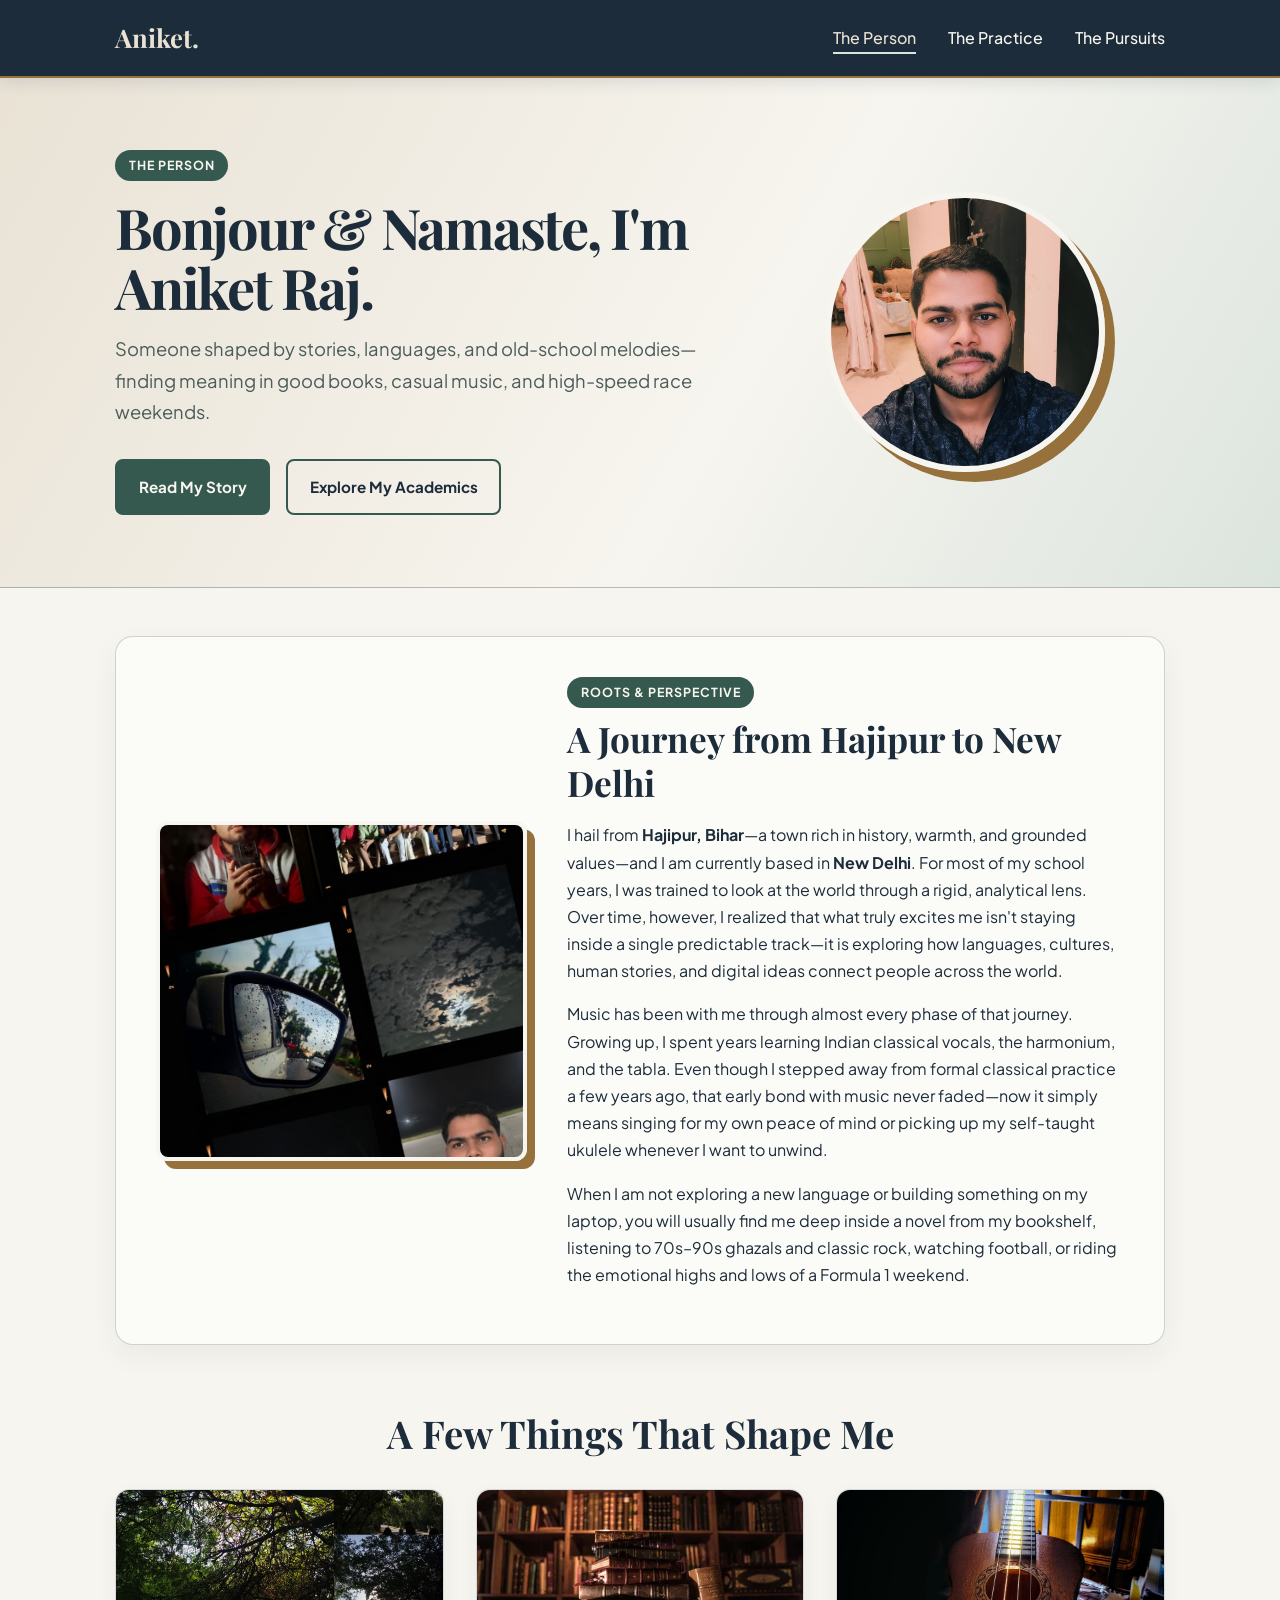
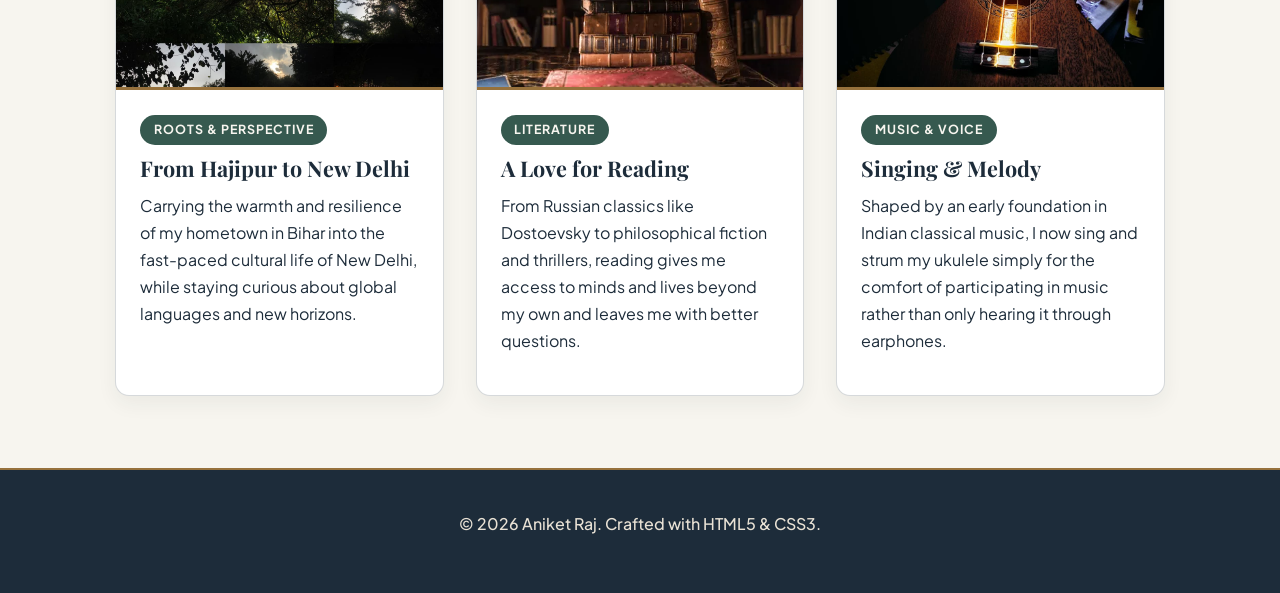
<file: index.html>
<!doctype html>
<html lang="en">
	<head>
		<meta charset="UTF-8" />
		<meta name="viewport" content="width=device-width, initial-scale=1.0" />
		<title>Aniket Raj | The Person</title>
		<link
			href="https://fonts.googleapis.com/css2?family=Playfair+Display:ital,wght@0,600;0,700;1,500&family=Plus+Jakarta+Sans:wght@400;500;600;700&display=swap"
			rel="stylesheet"
		/>
		<link rel="stylesheet" href="style.css" />
	</head>
	<body id="home-page">
		<header id="main-nav">
			<div class="nav-container">
				<a href="index.html" class="logo">Aniket<span>.</span></a>
				<nav>
					<ul class="nav-links">
						<li><a href="index.html" class="active">The Person</a></li>
						<li><a href="resume.html">The Practice</a></li>
						<li><a href="projects.html">The Pursuits</a></li>
					</ul>
				</nav>
			</div>
		</header>

		<section id="hero-section">
			<div class="container hero-wrapper">
				<div class="hero-text">
					<span class="badge">The Person</span>
					<h1>Bonjour &amp; Namaste, I'm Aniket Raj.</h1>
					<p class="hero-subtitle">
						Someone shaped by stories, languages, and old-school melodies—finding meaning in good books, casual music, and high-speed race weekends.
					</p>
					<div class="hero-buttons">
						<a href="#about-story" class="btn btn-primary">Read My Story</a>
						<a href="resume.html" class="btn btn-outline">Explore My Academics</a>
					</div>
				</div>

				<div class="hero-image-box">
					<img
						src="./Aniket Image center.jpeg"
						alt="Aniket Raj Portrait"
						class="profile-pic"
					/>
				</div>
			</div>
		</section>

		<main class="container">
			<section id="about-story" class="story-grid">
				<div class="story-image">
					<img src="./mp.jpeg" alt="Aniket Raj" />
				</div>
				<div class="story-content">
					<span class="badge">Roots &amp; Perspective</span>
					<h2>A Journey from Hajipur to New Delhi</h2>
					<p>
						I hail from <strong>Hajipur, Bihar</strong>—a town rich
						in history, warmth, and grounded values—and I am
						currently based in <strong>New Delhi</strong>. For most
						of my school years, I was trained to look at the world
						through a rigid, analytical lens. Over time, however, I
						realized that what truly excites me isn't staying inside
						a single predictable track—it is exploring how languages,
						cultures, human stories, and digital ideas connect
						people across the world.
					</p>
					<p>
						Music has been with me through almost every phase of
						that journey. Growing up, I spent years learning Indian
						classical vocals, the harmonium, and the tabla. Even
						though I stepped away from formal classical practice a
						few years ago, that early bond with music never faded—now
						it simply means singing for my own peace of mind or
						picking up my self-taught ukulele whenever I want to
						unwind.
					</p>
					<p>
						When I am not exploring a new language or building
						something on my laptop, you will usually find me deep
						inside a novel from my bookshelf, listening to 70s–90s
						ghazals and classic rock, watching football, or riding
						the emotional highs and lows of a Formula 1 weekend.
					</p>
				</div>
			</section>

			<section class="section-block">
				<h2 class="section-title">A Few Things That Shape Me</h2>
				<div class="card-grid">
					<article class="card">
						<img
							src="./p1 roots .jpeg"
							alt="Roots and Horizons"
							class="card-img"
						/>
						<div class="card-body">
							<span class="badge">Roots &amp; Perspective</span>
							<h3>From Hajipur to New Delhi</h3>
							<p>
								Carrying the warmth and resilience of my hometown
								in Bihar into the fast-paced cultural life of New
								Delhi, while staying curious about global
								languages and new horizons.
							</p>
						</div>
					</article>

					<article class="card">
						<img
							src="./books.webp"
							alt="Reading Books"
							class="card-img"
						/>
						<div class="card-body">
							<span class="badge">Literature</span>
							<h3>A Love for Reading</h3>
							<p>
								From Russian classics like Dostoevsky to
								philosophical fiction and thrillers, reading
								gives me access to minds and lives beyond my own
								and leaves me with better questions.
							</p>
						</div>
					</article>

					<article class="card">
						<img
							src="./ukulele.jpeg"
							alt="Singing and Music"
							class="card-img"
						/>
						<div class="card-body">
							<span class="badge">Music &amp; Voice</span>
							<h3>Singing &amp; Melody</h3>
							<p>
								Shaped by an early foundation in Indian classical
								music, I now sing and strum my ukulele simply for
								the comfort of participating in music rather than
								only hearing it through earphones.
							</p>
						</div>
					</article>
				</div>
			</section>
		</main>

		<footer>
			<p>&copy; 2026 Aniket Raj. Crafted with HTML5 &amp; CSS3.</p>
		</footer>
	</body>
</html>
</file>
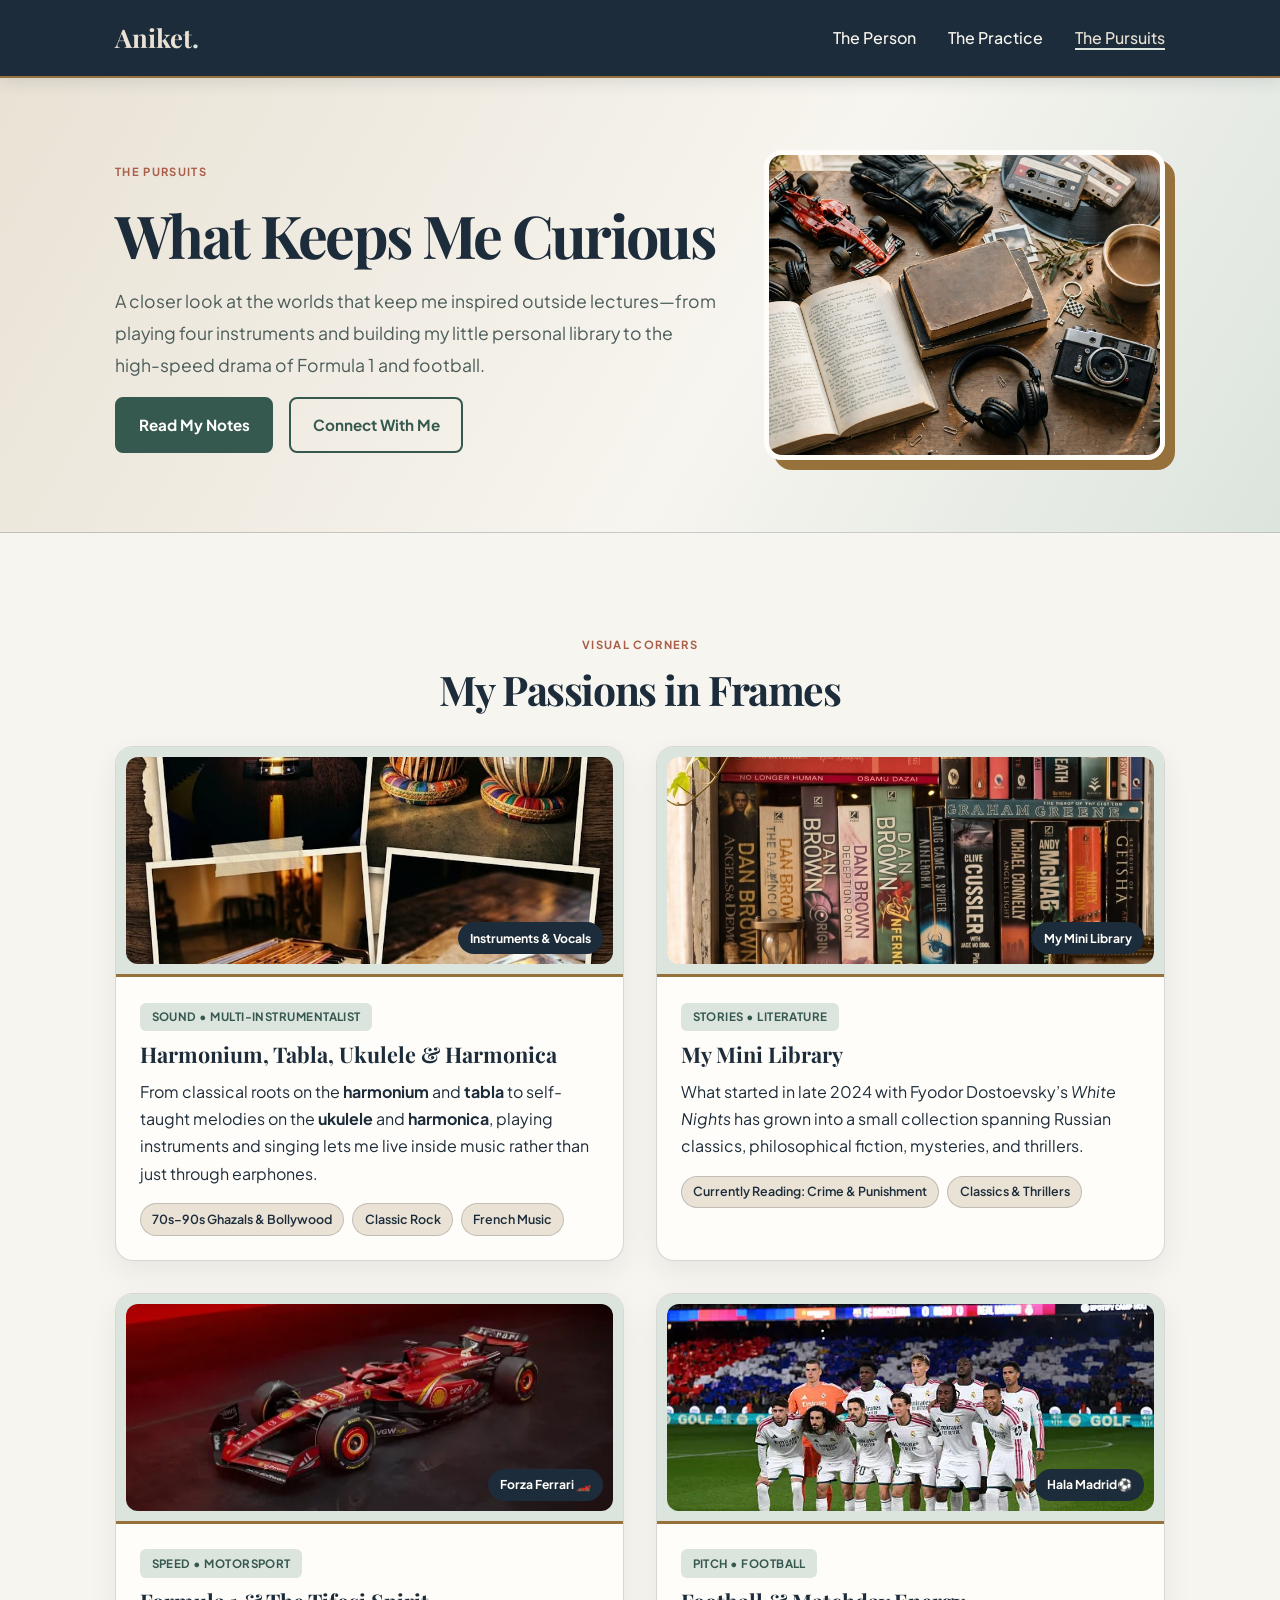
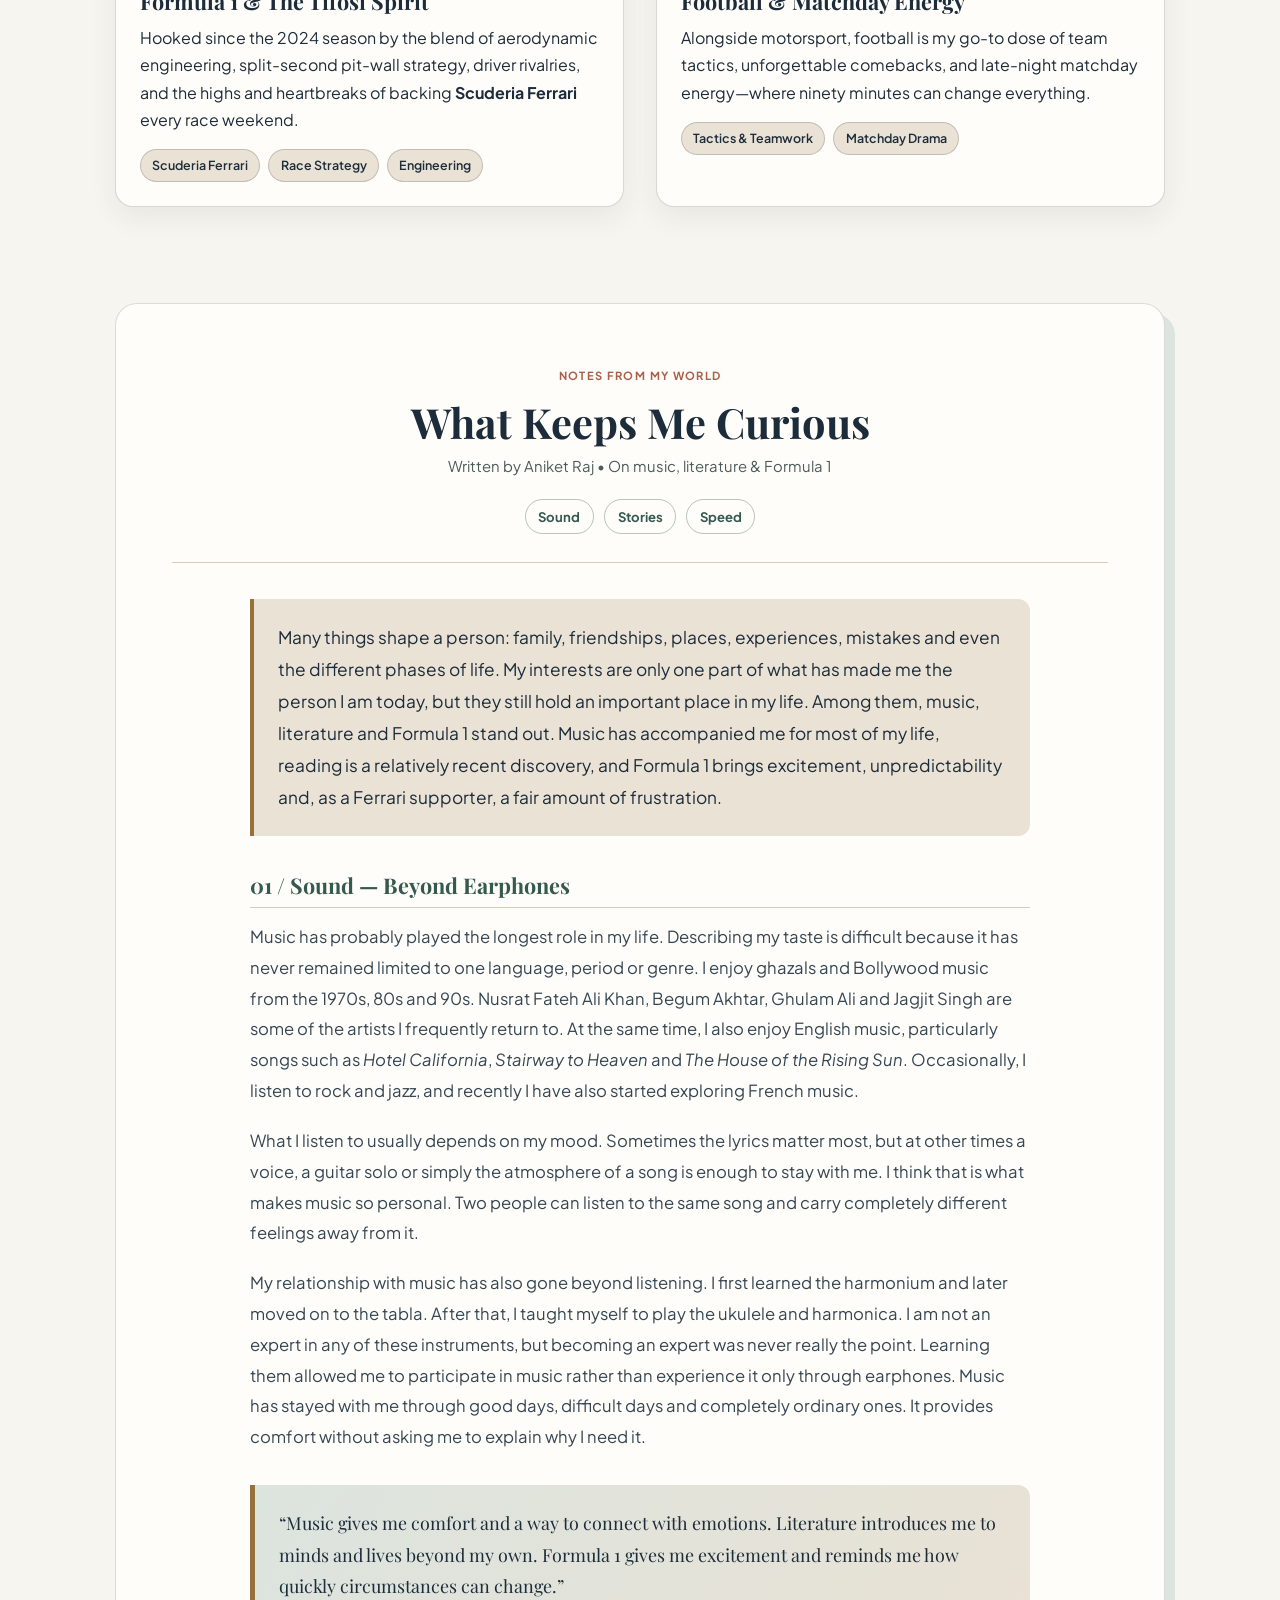
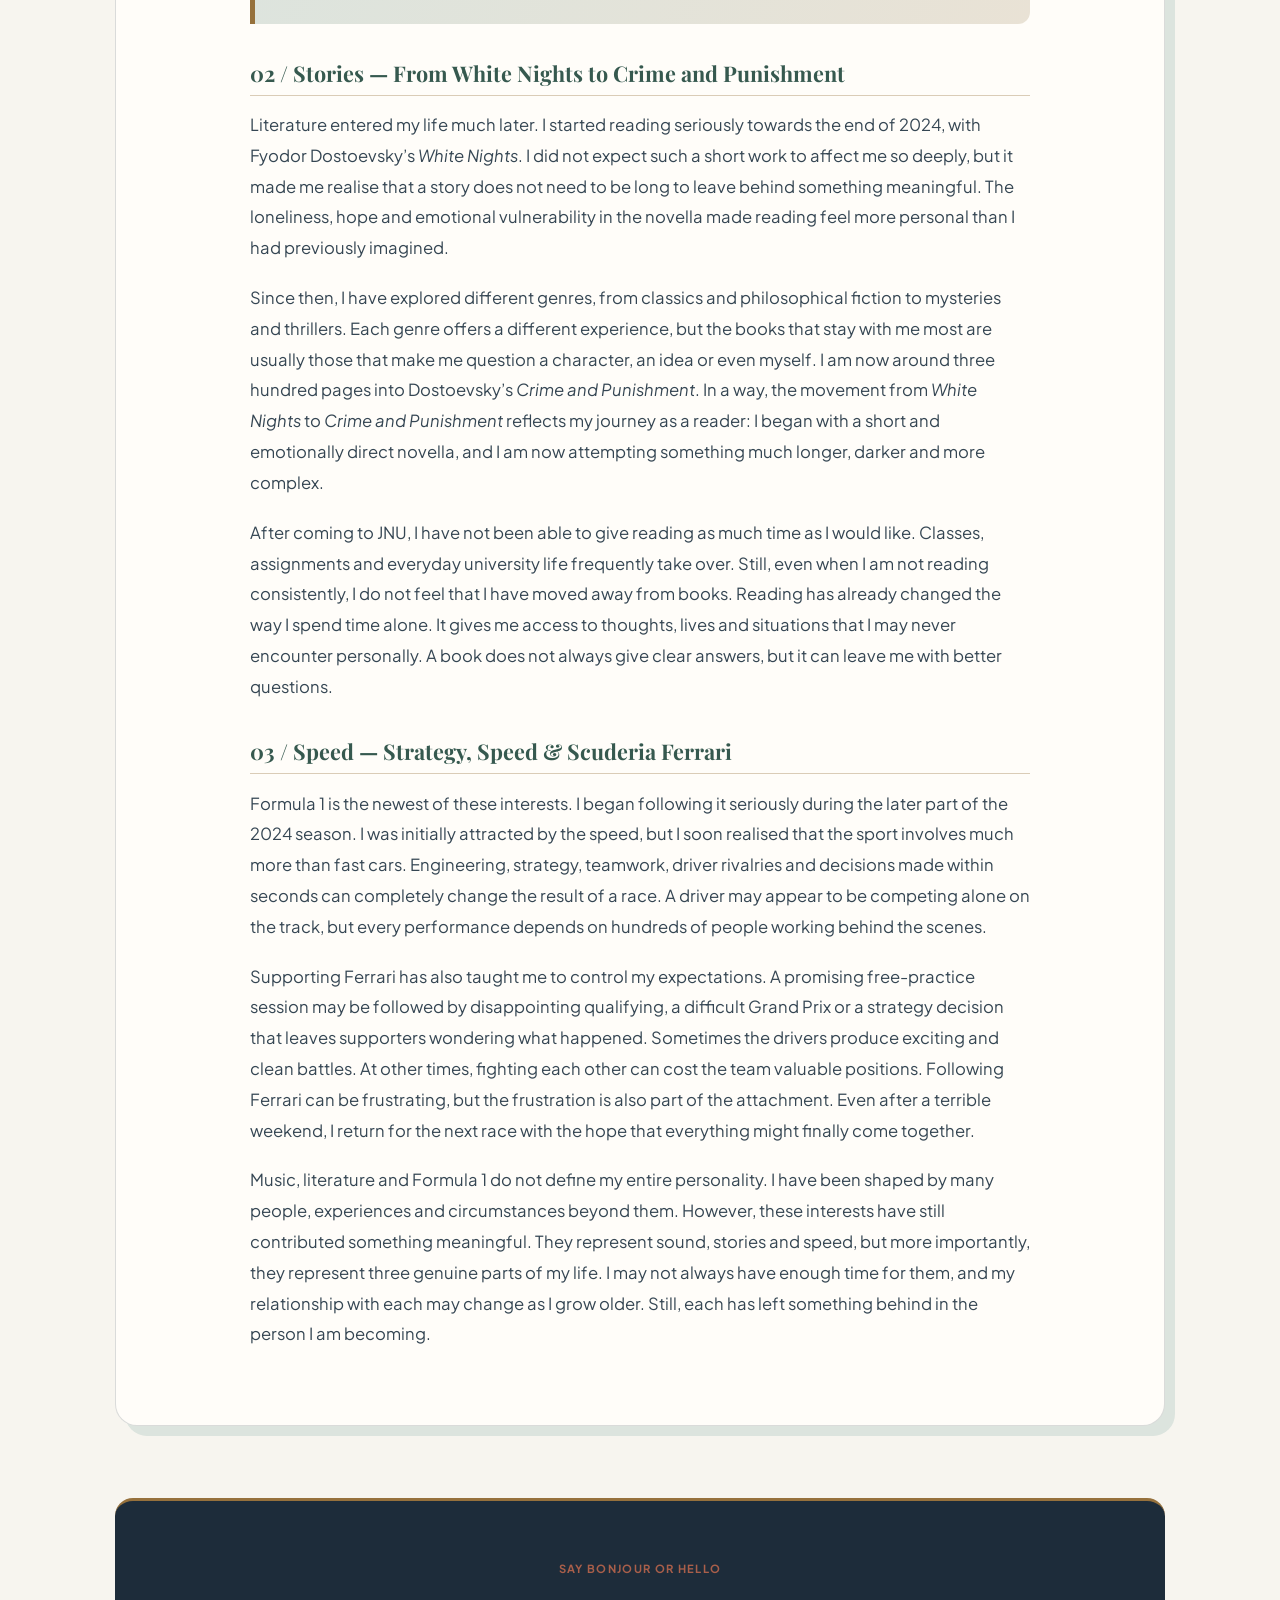
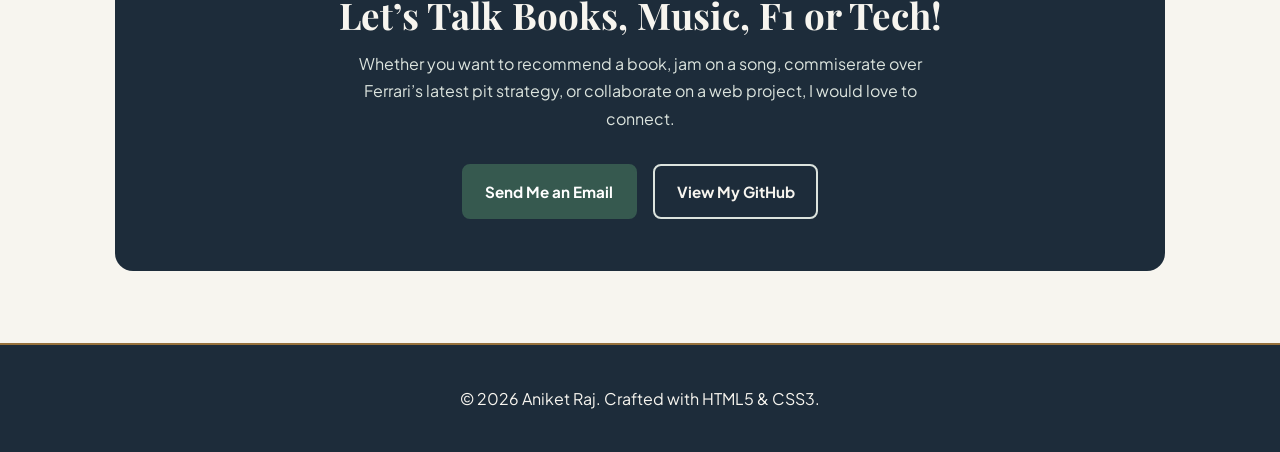
<file: projects.html>
<!doctype html>
<html lang="en">
	<head>
		<meta charset="UTF-8" />
		<meta name="viewport" content="width=device-width, initial-scale=1.0" />
		<title>Aniket Raj | The Pursuits</title>
		<link
			href="https://fonts.googleapis.com/css2?family=Playfair+Display:ital,wght@0,600;0,700;1,500&family=Plus+Jakarta+Sans:wght@400;500;600;700&display=swap"
			rel="stylesheet"
		/>
		<link rel="stylesheet" href="style.css" />
	</head>
	<body id="projects-page">
		<header id="main-nav">
			<div class="nav-container">
				<a href="index.html" class="logo">Aniket<span>.</span></a>
				<nav>
					<ul class="nav-links">
						<li><a href="index.html">The Person</a></li>
						<li><a href="resume.html">The Practice</a></li>
						<li><a href="projects.html" class="active">The Pursuits</a></li>
					</ul>
				</nav>
			</div>
		</header>

		<section id="interests-hero">
			<div class="container interests-hero-grid">
				<div class="interests-hero-text">
					<span class="coral-badge">The Pursuits</span>
					<h1>What Keeps Me Curious</h1>
					<p>
						A closer look at the worlds that keep me inspired
						outside lectures—from playing four instruments and
						building my little personal library to the high-speed
						drama of Formula 1 and football.
					</p>
					<div class="hero-buttons">
						<a href="#essay-section" class="btn btn-coral">Read My Notes</a>
						<a href="#contact-hub" class="btn btn-indigo-outline">Connect With Me</a>
					</div>
				</div>

				<div class="interests-hero-img-box">
					<img
						src="pg3 1.jpeg"
						alt="Music, Books and Passions"
						class="interests-hero-img"
					/>
				</div>
			</div>
		</section>

		<main class="container">
			<section class="section-block">
				<div class="section-header">
					<span class="coral-badge">Visual Corners</span>
					<h2 class="section-title">My Passions in Frames</h2>
				</div>

				<div class="passions-grid">
					<article class="passion-card">
						<div class="passion-img-frame">
							<img src="./music.jpeg" alt="Ukulele, Harmonica, Harmonium and Tabla" />
							<span class="photo-caption-tag">Instruments &amp; Vocals</span>
						</div>
						<div class="passion-card-body">
							<span class="mint-pill">Sound • Multi-Instrumentalist</span>
							<h3>Harmonium, Tabla, Ukulele &amp; Harmonica</h3>
							<p>
								From classical roots on the
								<strong>harmonium</strong> and
								<strong>tabla</strong> to self-taught melodies
								on the <strong>ukulele</strong> and
								<strong>harmonica</strong>, playing instruments
								and singing lets me live inside music rather
								than just through earphones.
							</p>
							<div class="mini-tag-row">
								<span>70s–90s Ghazals &amp; Bollywood</span>
								<span>Classic Rock</span>
								<span>French Music</span>
							</div>
						</div>
					</article>

					<article class="passion-card">
						<div class="passion-img-frame">
							<img src="./books.jpeg" alt="Books in my mini library" />
							<span class="photo-caption-tag">My Mini Library</span>
						</div>
						<div class="passion-card-body">
							<span class="mint-pill">Stories • Literature</span>
							<h3>My Mini Library</h3>
							<p>
								What started in late 2024 with Fyodor
								Dostoevsky’s <em>White Nights</em> has grown
								into a small collection spanning Russian
								classics, philosophical fiction, mysteries, and
								thrillers.
							</p>
							<div class="mini-tag-row">
								<span>Currently Reading: Crime &amp; Punishment</span>
								<span>Classics &amp; Thrillers</span>
							</div>
						</div>
					</article>

					<article class="passion-card">
						<div class="passion-img-frame">
							<img src="./f1.webp" alt="Formula 1 and Scuderia Ferrari" />
							<span class="photo-caption-tag">Forza Ferrari 🏎️</span>
						</div>
						<div class="passion-card-body">
							<span class="mint-pill">Speed • Motorsport</span>
							<h3>Formula 1 &amp; The Tifosi Spirit</h3>
							<p>
								Hooked since the 2024 season by the blend of
								aerodynamic engineering, split-second pit-wall
								strategy, driver rivalries, and the highs and
								heartbreaks of backing
								<strong>Scuderia Ferrari</strong> every race weekend.
							</p>
							<div class="mini-tag-row">
								<span>Scuderia Ferrari</span>
								<span>Race Strategy</span>
								<span>Engineering</span>
							</div>
						</div>
					</article>

					<article class="passion-card">
						<div class="passion-img-frame">
							<img src="./RM.webp" alt="Football Passion" />
							<span class="photo-caption-tag">Hala Madrid⚽</span>
						</div>
						<div class="passion-card-body">
							<span class="mint-pill">Pitch • Football</span>
							<h3>Football &amp; Matchday Energy</h3>
							<p>
								Alongside motorsport, football is my go-to dose
								of team tactics, unforgettable comebacks, and
								late-night matchday energy—where ninety minutes
								can change everything.
							</p>
							<div class="mini-tag-row">
								<span>Tactics &amp; Teamwork</span>
								<span>Matchday Drama</span>
							</div>
						</div>
					</article>
				</div>
			</section>

			<section id="essay-section" class="essay-wrapper">
				<div class="essay-header">
					<span class="coral-badge">Notes from My World</span>
					<h2>What Keeps Me Curious</h2>
					<p class="essay-byline">
						Written by Aniket Raj • On music, literature &amp; Formula 1
					</p>
					<nav class="essay-toc" aria-label="Essay sections">
						<a href="#sound">Sound</a>
						<a href="#stories">Stories</a>
						<a href="#speed">Speed</a>
					</nav>
				</div>

				<article class="essay-body">
					<p class="essay-lead">
						Many things shape a person: family, friendships, places,
						experiences, mistakes and even the different phases of
						life. My interests are only one part of what has made me
						the person I am today, but they still hold an important
						place in my life. Among them, music, literature and
						Formula 1 stand out. Music has accompanied me for most
						of my life, reading is a relatively recent discovery,
						and Formula 1 brings excitement, unpredictability and,
						as a Ferrari supporter, a fair amount of frustration.
					</p>

					<h3 class="essay-chapter" id="sound">01 / Sound — Beyond Earphones</h3>
					<p>
						Music has probably played the longest role in my life.
						Describing my taste is difficult because it has never
						remained limited to one language, period or genre. I
						enjoy ghazals and Bollywood music from the 1970s, 80s
						and 90s. Nusrat Fateh Ali Khan, Begum Akhtar, Ghulam Ali
						and Jagjit Singh are some of the artists I frequently
						return to. At the same time, I also enjoy English music,
						particularly songs such as <em>Hotel California</em>,
						<em>Stairway to Heaven</em> and
						<em>The House of the Rising Sun</em>. Occasionally, I
						listen to rock and jazz, and recently I have also
						started exploring French music.
					</p>
					<p>
						What I listen to usually depends on my mood. Sometimes
						the lyrics matter most, but at other times a voice, a
						guitar solo or simply the atmosphere of a song is enough
						to stay with me. I think that is what makes music so
						personal. Two people can listen to the same song and
						carry completely different feelings away from it.
					</p>
					<p>
						My relationship with music has also gone beyond
						listening. I first learned the harmonium and later moved
						on to the tabla. After that, I taught myself to play the
						ukulele and harmonica. I am not an expert in any of
						these instruments, but becoming an expert was never
						really the point. Learning them allowed me to
						participate in music rather than experience it only
						through earphones. Music has stayed with me through good
						days, difficult days and completely ordinary ones. It
						provides comfort without asking me to explain why I need
						it.
					</p>

					<blockquote class="essay-quote">
						“Music gives me comfort and a way to connect with
						emotions. Literature introduces me to minds and lives
						beyond my own. Formula 1 gives me excitement and reminds
						me how quickly circumstances can change.”
					</blockquote>

					<h3 class="essay-chapter" id="stories">
						02 / Stories — From White Nights to Crime and Punishment
					</h3>
					<p>
						Literature entered my life much later. I started reading
						seriously towards the end of 2024, with Fyodor
						Dostoevsky’s <em>White Nights</em>. I did not expect
						such a short work to affect me so deeply, but it made me
						realise that a story does not need to be long to leave
						behind something meaningful. The loneliness, hope and
						emotional vulnerability in the novella made reading feel
						more personal than I had previously imagined.
					</p>
					<p>
						Since then, I have explored different genres, from
						classics and philosophical fiction to mysteries and
						thrillers. Each genre offers a different experience, but
						the books that stay with me most are usually those that
						make me question a character, an idea or even myself. I
						am now around three hundred pages into Dostoevsky’s
						<em>Crime and Punishment</em>. In a way, the movement
						from <em>White Nights</em> to
						<em>Crime and Punishment</em> reflects my journey as a
						reader: I began with a short and emotionally direct
						novella, and I am now attempting something much longer,
						darker and more complex.
					</p>
					<p>
						After coming to JNU, I have not been able to give
						reading as much time as I would like. Classes,
						assignments and everyday university life frequently take
						over. Still, even when I am not reading consistently, I
						do not feel that I have moved away from books. Reading
						has already changed the way I spend time alone. It gives
						me access to thoughts, lives and situations that I may
						never encounter personally. A book does not always give
						clear answers, but it can leave me with better
						questions.
					</p>

					<h3 class="essay-chapter" id="speed">
						03 / Speed — Strategy, Speed &amp; Scuderia Ferrari
					</h3>
					<p>
						Formula 1 is the newest of these interests. I began
						following it seriously during the later part of the 2024
						season. I was initially attracted by the speed, but I
						soon realised that the sport involves much more than
						fast cars. Engineering, strategy, teamwork, driver
						rivalries and decisions made within seconds can
						completely change the result of a race. A driver may
						appear to be competing alone on the track, but every
						performance depends on hundreds of people working behind
						the scenes.
					</p>
					<p>
						Supporting Ferrari has also taught me to control my
						expectations. A promising free-practice session may be
						followed by disappointing qualifying, a difficult Grand
						Prix or a strategy decision that leaves supporters
						wondering what happened. Sometimes the drivers produce
						exciting and clean battles. At other times, fighting
						each other can cost the team valuable positions.
						Following Ferrari can be frustrating, but the
						frustration is also part of the attachment. Even after a
						terrible weekend, I return for the next race with the
						hope that everything might finally come together.
					</p>
					<p>
						Music, literature and Formula 1 do not define my entire
						personality. I have been shaped by many people,
						experiences and circumstances beyond them. However,
						these interests have still contributed something
						meaningful. They represent sound, stories and speed, but
						more importantly, they represent three genuine parts of
						my life. I may not always have enough time for them, and
						my relationship with each may change as I grow older.
						Still, each has left something behind in the person I am
						becoming.
					</p>
				</article>
			</section>

			<section id="contact-hub">
				<span class="coral-badge">Say Bonjour or Hello</span>
				<h2>Let’s Talk Books, Music, F1 or Tech!</h2>
				<p>
					Whether you want to recommend a book, jam on a song,
					commiserate over Ferrari’s latest pit strategy, or
					collaborate on a web project, I would love to connect.
				</p>
				<div class="hero-buttons">
					<a href="mailto:rajaniket2k07@gmail.com" class="btn btn-coral">Send Me an Email</a>
					<a href="https://github.com/rajaniket2k07-coder" target="_blank" rel="noopener noreferrer" class="btn btn-light-outline">View My GitHub</a>
				</div>
			</section>
		</main>

		<footer>
			<p>&copy; 2026 Aniket Raj. Crafted with HTML5 &amp; CSS3.</p>
		</footer>
	</body>
</html>
</file>
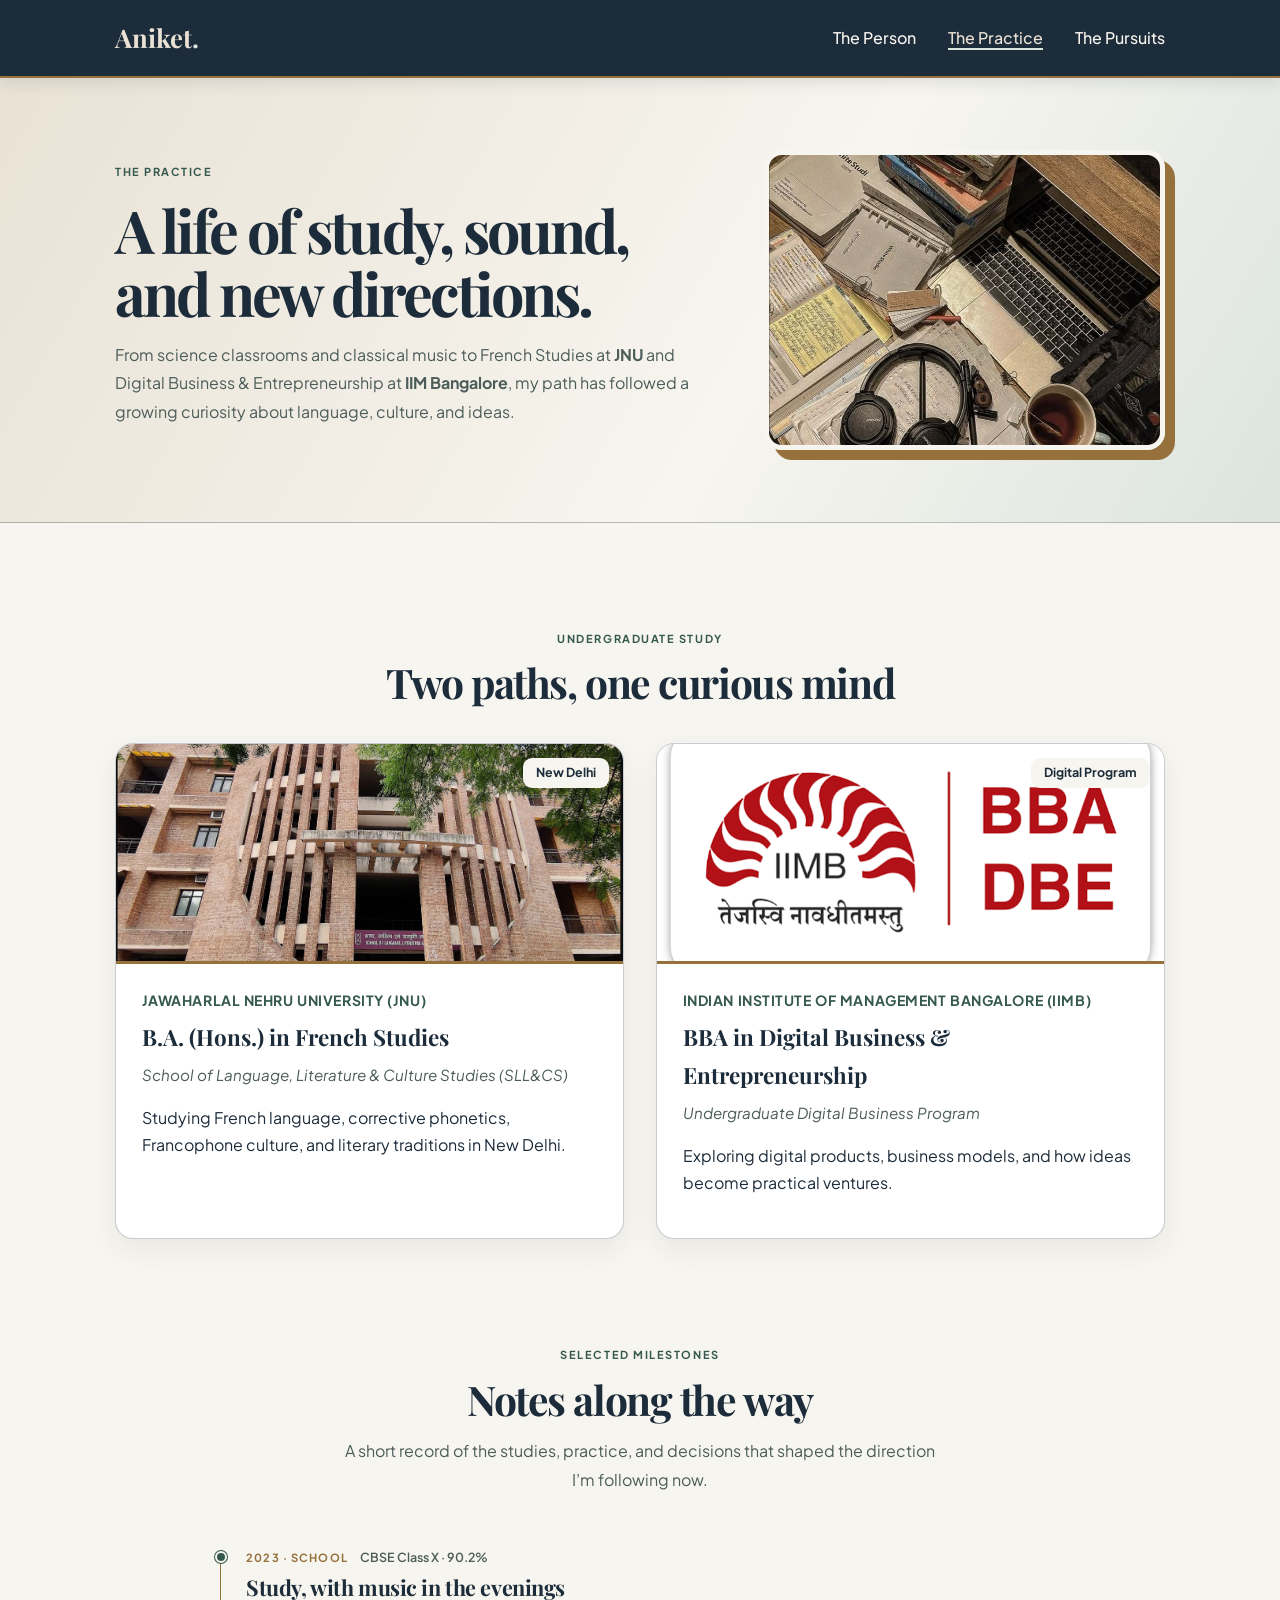
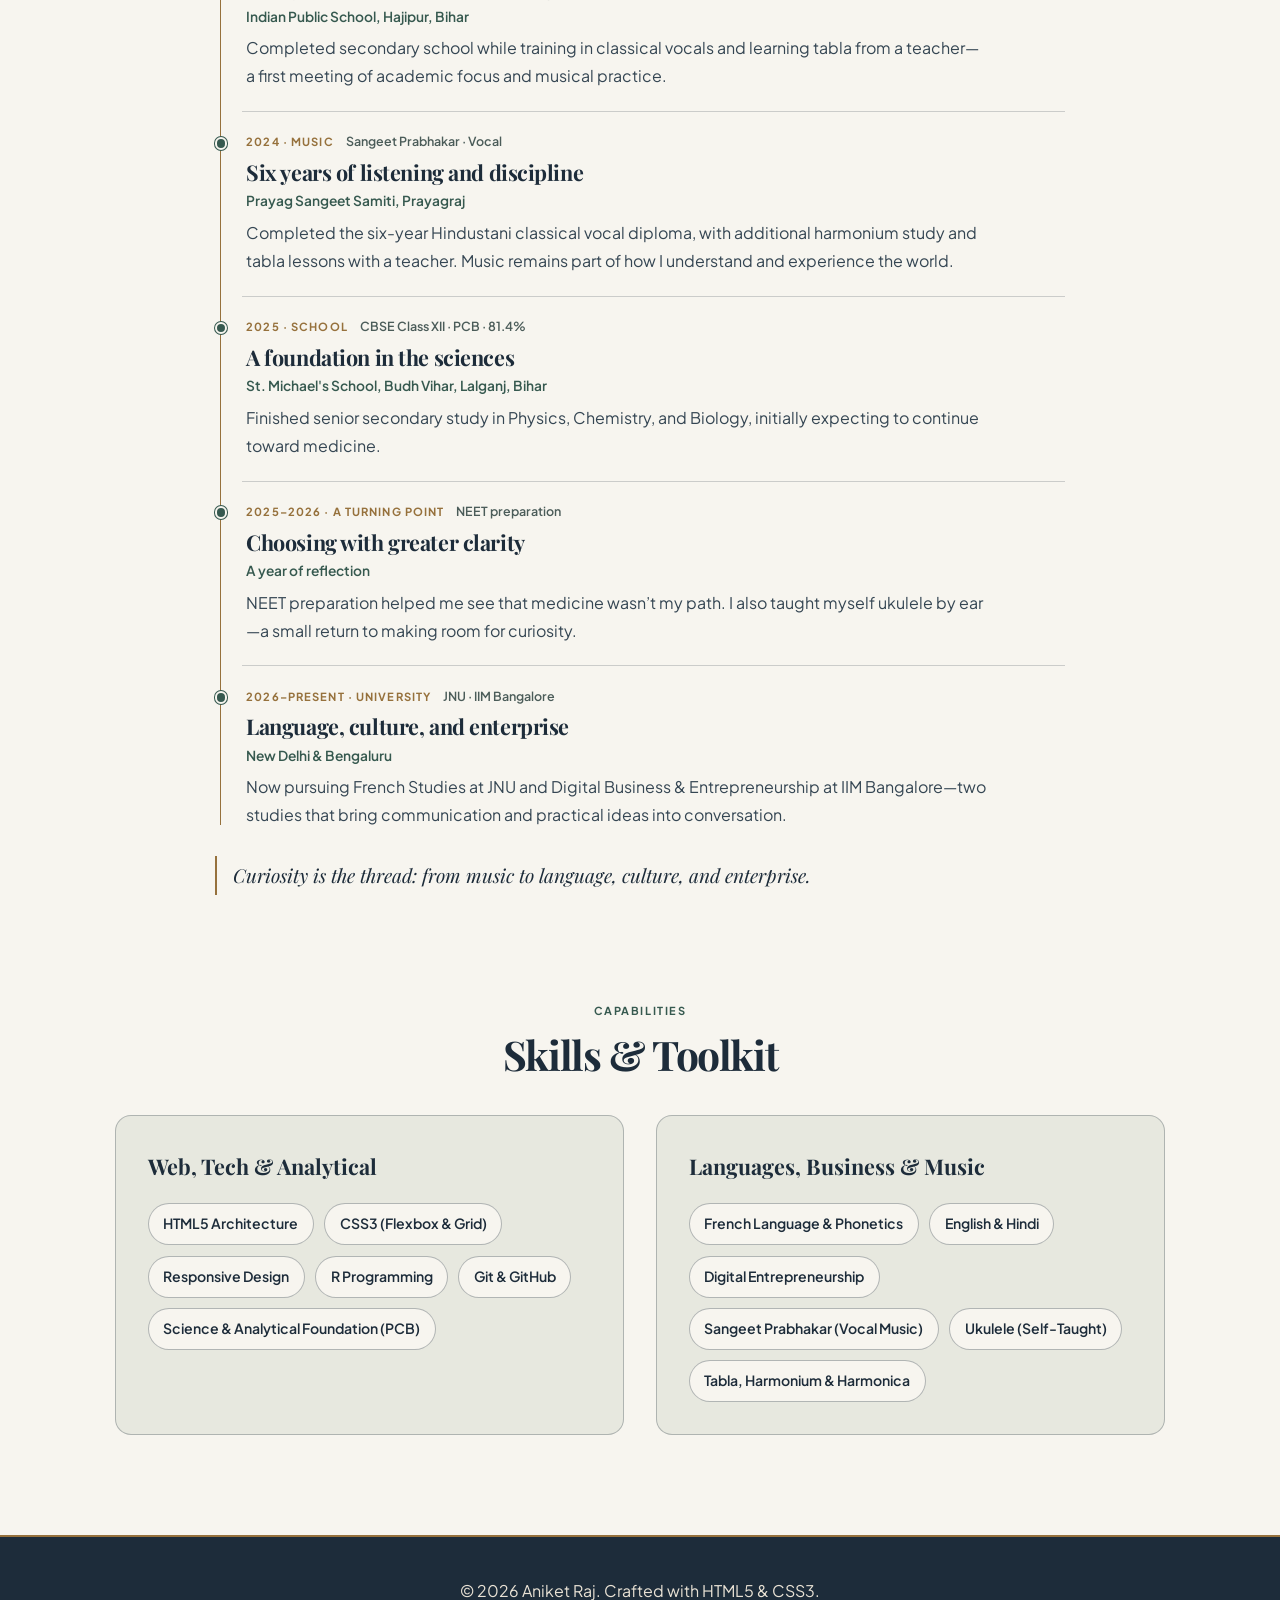
<file: resume.html>
<!doctype html>
<html lang="en">
	<head>
		<meta charset="UTF-8" />
		<meta name="viewport" content="width=device-width, initial-scale=1.0" />
		<title>Aniket Raj | The Practice</title>
		<link
			href="https://fonts.googleapis.com/css2?family=Playfair+Display:ital,wght@0,600;0,700;1,600&family=Plus+Jakarta+Sans:wght@400;500;600;700&display=swap"
			rel="stylesheet"
		/>
		<link rel="stylesheet" href="style.css" />
		<style>
			#resume-page {
				--blush-pink: #e9e2d5;
				--warm-cream: #f7f5ef;
				--light-sage: #dce4de;
				--deep-sage: #36594f;
				--forest-ink: #1d2c3a;
				--muted-sage: #4b5c59;
				--accent-brass: #96713c;
				background: var(--warm-cream);
				color: var(--forest-ink);
			}
			#resume-page h1,
			#resume-page h2,
			#resume-page h3 {
				color: var(--forest-ink);
			}
			#resume-page main.container > .section-block {
				margin-block: clamp(4rem, 8vw, 6.25rem);
			}
			#resume-page .section-header {
				margin-bottom: clamp(1.6rem, 3vw, 2.25rem);
			}
			#resume-page .section-title {
				font-size: clamp(1.9rem, 3.5vw, 2.55rem);
				line-height: 1.16;
				letter-spacing: -0.035em;
			}
			#resume-page .sage-badge {
				padding: 0;
				background: transparent;
				color: var(--deep-sage);
				font-size: 0.69rem;
				letter-spacing: 0.14em;
			}
			#resume-page #main-nav {
				border-bottom: 2px solid var(--accent-brass);
			}
			#resume-page #resume-hero {
				background: linear-gradient(120deg, #e9e2d5 0%, #f7f5ef 60%, #dce4de 100%);
				border-bottom: 1px solid rgba(29, 44, 58, 0.28);
			}
			.resume-hero-text h1 {
				max-width: 660px;
				font-size: clamp(2.45rem, 5vw, 3.7rem);
				line-height: 1.06;
				letter-spacing: -0.05em;
			}
			.resume-hero-text p {
				max-width: 620px;
				color: var(--muted-sage);
				line-height: 1.8;
			}
			.resume-hero-img {
				border-color: var(--warm-cream);
				box-shadow: 10px 10px 0 var(--accent-brass);
			}
			.degree-card {
				border: 1px solid rgba(29, 44, 58, 0.24);
				box-shadow: 0 10px 28px rgba(29, 44, 58, 0.07);
			}
			.degree-card:hover { border-color: var(--deep-sage); }
			.degree-img-box img { border-bottom-color: var(--accent-brass); }
			.floating-tag {
				background: var(--warm-cream);
				border-color: rgba(29, 44, 58, 0.3);
			}
			.university-name { color: var(--deep-sage); }
			.resume-story .section-header {
				max-width: 720px;
				margin-inline: auto;
				text-align: center;
			}
			.story-intro {
				max-width: 610px;
				margin: 0.85rem auto 0;
				color: var(--muted-sage);
				font-size: 1rem;
				line-height: 1.8;
			}
			.story-timeline {
				position: relative;
				max-width: 850px;
				margin: clamp(2rem, 4vw, 3rem) auto 0;
				padding-left: 1.7rem;
			}
			.story-timeline::before {
				position: absolute;
				top: 0.55rem;
				bottom: 0.55rem;
				left: 0.32rem;
				width: 1px;
				background: var(--accent-brass);
				content: "";
			}
			.story-card {
				position: relative;
				margin: 0;
				padding: 1.2rem 0 1.3rem 0.25rem;
				border: 0;
				border-bottom: 1px solid rgba(29, 44, 58, 0.2);
				border-radius: 0;
				background: transparent;
				box-shadow: none;
			}
			.story-card:first-child { padding-top: 0.25rem; }
			.story-card:last-child {
				padding-bottom: 0.25rem;
				border-bottom: 0;
			}
			.story-card:hover { transform: none; box-shadow: none; }
			.story-card::before {
				position: absolute;
				top: 1.55rem;
				left: -1.72rem;
				width: 0.55rem;
				height: 0.55rem;
				border: 2px solid var(--warm-cream);
				border-radius: 50%;
				background: var(--deep-sage);
				box-shadow: 0 0 0 1px var(--deep-sage);
				content: "";
			}
			.story-card:first-child::before { top: 0.5rem; }
			.story-card--pivot { background: transparent; border-color: rgba(29, 44, 58, 0.2); }
			.story-meta {
				display: flex;
				flex-wrap: wrap;
				align-items: baseline;
				gap: 0.35rem 0.75rem;
				margin-bottom: 0.35rem;
			}
			.story-year {
				color: var(--accent-brass);
				font-size: 0.7rem;
				font-weight: 700;
				letter-spacing: 0.1em;
				text-transform: uppercase;
			}
			.story-credential {
				padding: 0;
				border-radius: 0;
				background: transparent;
				color: var(--muted-sage);
				font-size: 0.78rem;
				font-weight: 600;
			}
			.story-card h3 {
				margin: 0 0 0.25rem;
				font-size: clamp(1.15rem, 2vw, 1.35rem);
				line-height: 1.35;
				letter-spacing: -0.02em;
			}
			.story-school {
				margin: 0 0 0.45rem;
				color: var(--deep-sage);
				font-size: 0.86rem;
				font-weight: 600;
				line-height: 1.5;
			}
			.story-card > p:last-child {
				max-width: 740px;
				margin-bottom: 0;
				color: #354653;
				line-height: 1.75;
			}
			.story-closing {
				max-width: 850px;
				margin: 1.4rem auto 0;
				padding: 0.25rem 0 0.25rem 1rem;
				border-left: 2px solid var(--accent-brass);
				color: var(--forest-ink);
				font-family: "Playfair Display", serif;
				font-size: clamp(1.05rem, 1.8vw, 1.2rem);
				font-style: italic;
				line-height: 1.6;
			}
			#resume-page .skill-box {
				background: #e7e8df;
				border: 1px solid rgba(29, 44, 58, 0.28);
			}
			#resume-page .pill { border-color: rgba(29, 44, 58, 0.32); }
			#resume-page footer { border-top: 2px solid var(--accent-brass); }
			@media (max-width: 600px) {
				.story-timeline { margin-top: 1.75rem; padding-left: 1.35rem; }
				.story-card::before { left: -1.4rem; }
			}
		</style>
	</head>
	<body id="resume-page">
		<header id="main-nav">
			<div class="nav-container">
				<a href="index.html" class="logo">Aniket<span>.</span></a>
				<nav>
					<ul class="nav-links">
						<li><a href="index.html">The Person</a></li>
						<li><a href="resume.html" class="active">The Practice</a></li>
						<li><a href="projects.html">The Pursuits</a></li>
					</ul>
				</nav>
			</div>
		</header>

		<section id="resume-hero">
			<div class="container resume-hero-grid">
				<div class="resume-hero-text">
					<span class="sage-badge">The Practice</span>
					<h1>A life of study, sound, and new directions.</h1>
					<p>
						From science classrooms and classical music to French Studies
						at <strong>JNU</strong> and Digital Business &amp;
						Entrepreneurship at <strong>IIM Bangalore</strong>, my path
						has followed a growing curiosity about language, culture, and ideas.
					</p>
				</div>
				<div class="resume-hero-img-wrapper">
					<img src="./study.jpg" alt="Studying on Campus" class="resume-hero-img" />
				</div>
			</div>
		</section>

		<main class="container">
			<section class="section-block">
				<div class="section-header">
					<span class="sage-badge">Undergraduate Study</span>
					<h2 class="section-title">Two paths, one curious mind</h2>
				</div>
				<div class="degree-grid">
					<article class="degree-card">
						<div class="degree-img-box">
							<img src="./SL.png" alt="Jawaharlal Nehru University Campus" />
							<span class="floating-tag">New Delhi</span>
						</div>
						<div class="degree-content">
							<p class="university-name">Jawaharlal Nehru University (JNU)</p>
							<h3>B.A. (Hons.) in French Studies</h3>
							<p class="school-dept">School of Language, Literature &amp; Culture Studies (SLL&amp;CS)</p>
							<p>
								Studying French language, corrective phonetics,
								Francophone culture, and literary traditions in New Delhi.
							</p>
						</div>
					</article>
					<article class="degree-card">
						<div class="degree-img-box">
							<img src="./DBE.png" alt="IIM Bangalore Digital Business" />
							<span class="floating-tag">Digital Program</span>
						</div>
						<div class="degree-content">
							<p class="university-name">Indian Institute of Management Bangalore (IIMB)</p>
							<h3>BBA in Digital Business &amp; Entrepreneurship</h3>
							<p class="school-dept">Undergraduate Digital Business Program</p>
							<p>
								Exploring digital products, business models, and how ideas
								become practical ventures.
							</p>
						</div>
					</article>
				</div>
			</section>

			<section class="section-block resume-story">
				<div class="section-header">
					<span class="sage-badge">Selected Milestones</span>
					<h2 class="section-title">Notes along the way</h2>
					<p class="story-intro">
						A short record of the studies, practice, and decisions that
						shaped the direction I’m following now.
					</p>
				</div>

				<div class="story-timeline">
					<article class="story-card">
						<div class="story-meta">
							<span class="story-year">2023 · School</span>
							<span class="story-credential">CBSE Class X · 90.2%</span>
						</div>
						<h3>Study, with music in the evenings</h3>
						<p class="story-school">Indian Public School, Hajipur, Bihar</p>
						<p>
							Completed secondary school while training in classical vocals
							and learning tabla from a teacher—a first meeting of academic
							focus and musical practice.
						</p>
					</article>

					<article class="story-card">
						<div class="story-meta">
							<span class="story-year">2024 · Music</span>
							<span class="story-credential">Sangeet Prabhakar · Vocal</span>
						</div>
						<h3>Six years of listening and discipline</h3>
						<p class="story-school">Prayag Sangeet Samiti, Prayagraj</p>
						<p>
							Completed the six-year Hindustani classical vocal diploma,
							with additional harmonium study and tabla lessons with a
							teacher. Music remains part of how I understand and experience the world.
						</p>
					</article>

					<article class="story-card">
						<div class="story-meta">
							<span class="story-year">2025 · School</span>
							<span class="story-credential">CBSE Class XII · PCB · 81.4%</span>
						</div>
						<h3>A foundation in the sciences</h3>
						<p class="story-school">St. Michael's School, Budh Vihar, Lalganj, Bihar</p>
						<p>
							Finished senior secondary study in Physics, Chemistry, and
							Biology, initially expecting to continue toward medicine.
						</p>
					</article>

					<article class="story-card story-card--pivot">
						<div class="story-meta">
							<span class="story-year">2025–2026 · A turning point</span>
							<span class="story-credential">NEET preparation</span>
						</div>
						<h3>Choosing with greater clarity</h3>
						<p class="story-school">A year of reflection</p>
						<p>
							NEET preparation helped me see that medicine wasn’t my path.
							I also taught myself ukulele by ear—a small return to making
							room for curiosity.
						</p>
					</article>

					<article class="story-card">
						<div class="story-meta">
							<span class="story-year">2026–present · University</span>
							<span class="story-credential">JNU · IIM Bangalore</span>
						</div>
						<h3>Language, culture, and enterprise</h3>
						<p class="story-school">New Delhi &amp; Bengaluru</p>
						<p>
							Now pursuing French Studies at JNU and Digital Business &amp;
							Entrepreneurship at IIM Bangalore—two studies that bring
							communication and practical ideas into conversation.
						</p>
					</article>
				</div>
				<p class="story-closing">
					Curiosity is the thread: from music to language, culture, and enterprise.
				</p>
			</section>

			<section class="section-block">
				<div class="section-header">
					<span class="sage-badge">Capabilities</span>
					<h2 class="section-title">Skills &amp; Toolkit</h2>
				</div>
				<div class="skills-bento">
					<div class="skill-box">
						<h3>Web, Tech &amp; Analytical</h3>
						<div class="skill-pills">
							<span class="pill">HTML5 Architecture</span>
							<span class="pill">CSS3 (Flexbox &amp; Grid)</span>
							<span class="pill">Responsive Design</span>
							<span class="pill">R Programming</span>
							<span class="pill">Git &amp; GitHub</span>
							<span class="pill">Science &amp; Analytical Foundation (PCB)</span>
						</div>
					</div>
					<div class="skill-box">
						<h3>Languages, Business &amp; Music</h3>
						<div class="skill-pills">
							<span class="pill">French Language &amp; Phonetics</span>
							<span class="pill">English &amp; Hindi</span>
							<span class="pill">Digital Entrepreneurship</span>
							<span class="pill">Sangeet Prabhakar (Vocal Music)</span>
							<span class="pill">Ukulele (Self-Taught)</span>
							<span class="pill">Tabla, Harmonium &amp; Harmonica</span>
						</div>
					</div>
				</div>
			</section>
		</main>

		<footer>
			<p>&copy; 2026 Aniket Raj. Crafted with HTML5 &amp; CSS3.</p>
		</footer>
	</body>
</html>
</file>
<file: style.css>
/* =========================================================
   SHARED LAYOUT FOUNDATION
   ========================================================= */
* {
 	box-sizing: border-box;
 	margin: 0;
 	padding: 0;
}

html {
	scroll-behavior: smooth;
}

img {
	max-width: 100%;
	display: block;
	object-fit: cover;
}

a {
	text-decoration: none;
	color: inherit;
	transition: color 0.25s ease, background-color 0.25s ease, border-color 0.25s ease, transform 0.25s ease;
}

p {
	margin-bottom: 1rem;
}

.container {
	width: min(100% - 3rem, 1050px);
	margin-inline: auto;
}

#main-nav {
	position: sticky;
	top: 0;
	z-index: 100;
}

.nav-container {
	width: min(100% - 3rem, 1050px);
	margin-inline: auto;
	padding: 1rem 0;
	display: flex;
	justify-content: space-between;
	align-items: center;
	gap: 1.5rem;
}

.nav-links {
	list-style: none;
	display: flex;
	align-items: center;
	gap: 2rem;
}

.hero-wrapper {
	display: flex;
	align-items: center;
	justify-content: space-between;
	gap: 3rem;
}

.hero-text {
	flex: 1.2;
	min-width: 0;
}

.hero-image-box {
	flex: 0.8;
	display: flex;
	justify-content: center;
}

.hero-buttons {
	display: flex;
	gap: 1rem;
	flex-wrap: wrap;
}

.btn {
	display: inline-block;
	padding: 0.8rem 1.35rem;
	border-radius: 8px;
	font-weight: 700;
	font-size: 0.95rem;
	text-align: center;
}

.story-grid {
	display: grid;
	grid-template-columns: minmax(0, 1fr) minmax(0, 1.5fr);
	gap: 2.5rem;
	align-items: center;
}

.section-block {
	margin-top: 4rem;
}

.section-title {
	text-align: center;
}

.card-grid {
	display: grid;
	grid-template-columns: repeat(auto-fit, minmax(min(100%, 290px), 1fr));
	gap: 2rem;
}

.card {
	min-width: 0;
	transition: transform 0.25s ease, border-color 0.25s ease;
}

.card-body {
	padding: 1.5rem;
}

@media (max-width: 768px) {
	.nav-container {
		flex-direction: column;
		gap: 0.75rem;
	}

	.nav-links {
		justify-content: center;
		flex-wrap: wrap;
		gap: 0.65rem 1.25rem;
	}

	.hero-wrapper {
		flex-direction: column-reverse;
		text-align: center;
	}

	.hero-buttons {
		justify-content: center;
	}

	.story-grid {
		grid-template-columns: 1fr;
	}
}

/* =========================================================
   HOME PAGE — EDITORIAL PALETTE
   ========================================================= */
#home-page {
	--blush-pink: #e9e2d5;
	--warm-cream: #f7f5ef;
	--light-sage: #dce4de;
	--deep-sage: #36594f;
	--forest-ink: #1d2c3a;
	--muted-sage: #4b5c59;
	--accent-brass: #96713c;
	--surface-white: #ffffff;
	--text-dark: var(--forest-ink);
	background: var(--warm-cream);
	color: var(--text-dark);
	font-family: "Plus Jakarta Sans", sans-serif;
	line-height: 1.7;
}

#home-page h1,
#home-page h2,
#home-page h3 {
	font-family: "Playfair Display", serif;
	color: var(--forest-ink);
	line-height: 1.25;
}

#home-page footer {
	text-align: center;
	padding: 2.5rem 1rem;
	margin-top: 4.5rem;
	background: var(--forest-ink);
	color: var(--blush-pink);
	font-weight: 500;
	border-top: 2px solid var(--accent-brass);
}

#home-page #main-nav {
	background: var(--forest-ink);
	border-bottom: 2px solid var(--accent-brass);
	box-shadow: 0 4px 15px rgba(29, 44, 58, 0.12);
}

#home-page .logo {
	font-family: "Playfair Display", serif;
	font-size: 1.6rem;
	font-weight: 700;
	color: var(--blush-pink);
}

#home-page .logo span { color: var(--light-sage); }
#home-page .nav-links a { color: var(--warm-cream); font-weight: 500; padding-bottom: 4px; }
#home-page .nav-links a:hover,
#home-page .nav-links a.active { color: var(--blush-pink); border-bottom: 2px solid var(--light-sage); }

#home-page #hero-section {
	background: linear-gradient(120deg, var(--blush-pink), var(--warm-cream) 58%, var(--light-sage));
	padding: 4.5rem 1.5rem;
	border-bottom: 1px solid rgba(29, 44, 58, 0.28);
}

#home-page .hero-text h1 {
	font-size: clamp(2.5rem, 5vw, 3.5rem);
	margin: 1rem 0;
	line-height: 1.08;
	letter-spacing: -0.04em;
}

#home-page .hero-subtitle { font-size: 1.15rem; margin-bottom: 2rem; color: var(--muted-sage); }
#home-page .profile-pic { width: 280px; height: 280px; border-radius: 50%; border: 6px solid var(--warm-cream); box-shadow: 10px 10px 0 var(--accent-brass); }
#home-page .btn-primary { background: var(--deep-sage); color: var(--warm-cream); border: 2px solid var(--deep-sage); }
#home-page .btn-primary:hover { background: var(--accent-brass); color: var(--forest-ink); border-color: var(--accent-brass); transform: translateY(-2px); }
#home-page .btn-outline { background: transparent; color: var(--forest-ink); border: 2px solid var(--deep-sage); }
#home-page .btn-outline:hover { background: var(--deep-sage); color: var(--warm-cream); }

#home-page #about-story {
	background: rgba(255, 255, 255, 0.55);
	padding: 2.5rem;
	border-radius: 18px;
	border: 1px solid rgba(29, 44, 58, 0.2);
	box-shadow: 0 10px 28px rgba(29, 44, 58, 0.06);
	margin-top: 3rem;
}

#home-page .story-image img { width: 100%; height: 340px; border-radius: 12px; border: 4px solid var(--warm-cream); box-shadow: 8px 8px 0 var(--accent-brass); }
#home-page .story-content h2 { font-size: clamp(1.8rem, 3vw, 2.2rem); margin: 0.6rem 0 1rem; }
#home-page .section-title { font-size: clamp(1.9rem, 3vw, 2.4rem); margin-bottom: 2rem; }
#home-page .card { background: var(--surface-white); border-radius: 14px; overflow: hidden; border: 1px solid rgba(29, 44, 58, 0.18); box-shadow: 0 8px 20px rgba(29, 44, 58, 0.06); }
#home-page .card:hover { transform: translateY(-6px); border-color: var(--deep-sage); }
#home-page .card-img { width: 100%; height: 200px; border-bottom: 3px solid var(--accent-brass); }
#home-page .badge { display: inline-block; background: var(--deep-sage); color: var(--warm-cream); font-size: 0.78rem; font-weight: 700; padding: 0.3rem 0.85rem; border-radius: 999px; text-transform: uppercase; letter-spacing: 0.08em; }
#home-page .card-body h3 { font-size: 1.35rem; margin: 0.6rem 0; }

/* =========================================================
   ACADEMICS PAGE — RESTORED PAGE-SPECIFIC LAYOUT + PALETTE
   ========================================================= */
#resume-page {
	--blush-pink: #e9e2d5;
	--warm-cream: #f7f5ef;
	--light-sage: #dce4de;
	--deep-sage: #36594f;
	--forest-ink: #1d2c3a;
	--muted-sage: #4b5c59;
	--accent-brass: #96713c;
	background: var(--warm-cream);
	color: var(--forest-ink);
	font-family: "Plus Jakarta Sans", sans-serif;
	line-height: 1.7;
}

#resume-page h1,
#resume-page h2,
#resume-page h3 { font-family: "Playfair Display", serif; color: var(--forest-ink); }
#resume-page #main-nav { background: var(--forest-ink); border-bottom: 2px solid var(--accent-brass); box-shadow: 0 4px 15px rgba(29, 44, 58, 0.12); }
#resume-page .logo { font-family: "Playfair Display", serif; font-size: 1.6rem; font-weight: 700; color: var(--blush-pink); }
#resume-page .logo span { color: var(--light-sage); }
#resume-page .nav-links a { color: var(--warm-cream); font-weight: 500; }
#resume-page .nav-links a:hover,
#resume-page .nav-links a.active { color: var(--blush-pink); border-bottom: 2px solid var(--light-sage); }

#resume-hero {
	background: linear-gradient(120deg, var(--blush-pink), var(--warm-cream) 60%, var(--light-sage));
	padding: clamp(3rem, 7vw, 4.5rem) 0;
	border-bottom: 1px solid rgba(29, 44, 58, 0.28);
}

.resume-hero-grid {
	display: grid;
	grid-template-columns: minmax(0, 1.2fr) minmax(0, 0.8fr);
	gap: clamp(2rem, 5vw, 3rem);
	align-items: center;
}

.resume-hero-text { min-width: 0; }
.resume-hero-text h1 { max-width: 660px; font-size: clamp(2.45rem, 5vw, 3.7rem); line-height: 1.06; letter-spacing: -0.05em; margin: 1rem 0; }
.resume-hero-text p { max-width: 620px; color: var(--muted-sage); line-height: 1.8; }
.resume-hero-img { width: 100%; height: 300px; border-radius: 18px; border: 5px solid var(--warm-cream); box-shadow: 10px 10px 0 var(--accent-brass); }

#resume-page .sage-badge { display: inline-block; background: transparent; color: var(--deep-sage); font-size: 0.69rem; font-weight: 700; padding: 0; text-transform: uppercase; letter-spacing: 0.12em; }
#resume-page main.container > .section-block { margin-block: clamp(4rem, 8vw, 6.25rem); }
#resume-page .section-header { text-align: center; margin-bottom: clamp(1.6rem, 3vw, 2.25rem); }
#resume-page .section-title { font-size: clamp(1.9rem, 3.5vw, 2.55rem); line-height: 1.16; letter-spacing: -0.035em; margin-top: 0.6rem; margin-bottom: 0; }

.degree-grid,
.skills-bento {
	display: grid;
	grid-template-columns: repeat(2, minmax(0, 1fr));
	gap: 2rem;
}

.degree-card { min-width: 0; background: #fff; border-radius: 18px; overflow: hidden; border: 1px solid rgba(29, 44, 58, 0.24); box-shadow: 0 10px 28px rgba(29, 44, 58, 0.07); transition: transform 0.25s ease, border-color 0.25s ease; }
.degree-card:hover { transform: translateY(-4px); border-color: var(--deep-sage); }
.degree-img-box { position: relative; height: 220px; }
.degree-img-box img { width: 100%; height: 100%; border-bottom: 3px solid var(--accent-brass); }
.floating-tag { position: absolute; top: 14px; right: 14px; background: var(--warm-cream); color: var(--forest-ink); font-weight: 700; font-size: 0.78rem; padding: 0.3rem 0.8rem; border-radius: 9px; }
.degree-content { padding: 1.6rem; }
.university-name { color: var(--deep-sage); font-weight: 700; font-size: 0.88rem; text-transform: uppercase; letter-spacing: 0.04em; margin-bottom: 0.3rem; }
.degree-content h3 { font-size: 1.4rem; margin-bottom: 0.4rem; }
.school-dept { font-style: italic; color: var(--muted-sage); font-size: 0.95rem; margin-bottom: 1rem; }

.story-intro { max-width: 610px; margin: 0.85rem auto 0; color: var(--muted-sage); font-size: 1rem; line-height: 1.8; }
.story-timeline { position: relative; max-width: 850px; margin: clamp(2rem, 4vw, 3rem) auto 0; padding-left: 1.7rem; }
.story-timeline::before { position: absolute; top: 0.55rem; bottom: 0.55rem; left: 0.32rem; width: 1px; background: var(--accent-brass); content: ""; }
.story-card { position: relative; margin: 0; padding: 1.2rem 0 1.3rem 0.25rem; border: 0; border-bottom: 1px solid rgba(29, 44, 58, 0.2); border-radius: 0; background: transparent; box-shadow: none; }
.story-card:first-child { padding-top: 0.25rem; }
.story-card:last-child { padding-bottom: 0.25rem; border-bottom: 0; }
.story-card::before { position: absolute; top: 1.55rem; left: -1.72rem; width: 0.55rem; height: 0.55rem; border: 2px solid var(--warm-cream); border-radius: 50%; background: var(--deep-sage); box-shadow: 0 0 0 2px rgba(29, 44, 58, 0.15); content: ""; }
.story-card:first-child::before { top: 0.5rem; }
.story-meta { display: flex; flex-wrap: wrap; align-items: baseline; gap: 0.35rem 0.75rem; margin-bottom: 0.35rem; }
.story-year { color: var(--accent-brass); font-size: 0.7rem; font-weight: 700; letter-spacing: 0.1em; text-transform: uppercase; }
.story-credential { color: var(--muted-sage); font-size: 0.78rem; font-weight: 600; }
.story-card h3 { margin: 0 0 0.25rem; font-size: clamp(1.15rem, 2vw, 1.35rem); line-height: 1.35; }
.story-school { margin: 0 0 0.45rem; color: var(--deep-sage); font-size: 0.86rem; font-weight: 600; line-height: 1.5; }
.story-card > p:last-child { max-width: 740px; margin-bottom: 0; color: #354653; line-height: 1.75; }
.story-closing { max-width: 850px; margin: 1.4rem auto 0; padding: 0.25rem 0 0.25rem 1rem; border-left: 2px solid var(--accent-brass); color: var(--forest-ink); font-family: "Playfair Display", serif; font-size: 1.1rem; line-height: 1.7; }

.skill-box { min-width: 0; background: #e7e8df; padding: 2rem; border-radius: 16px; border: 1px solid rgba(29, 44, 58, 0.28); }
.skill-box h3 { font-size: 1.35rem; margin-bottom: 1.2rem; }
.skill-pills { display: flex; flex-wrap: wrap; gap: 0.65rem; }
.pill { background: var(--warm-cream); color: var(--forest-ink); padding: 0.5rem 0.9rem; border-radius: 999px; font-weight: 600; font-size: 0.88rem; border: 1px solid rgba(29, 44, 58, 0.32); }
#resume-page footer { text-align: center; padding: 2.5rem 1rem; margin-top: 4.5rem; background: var(--forest-ink); color: var(--blush-pink); border-top: 2px solid var(--accent-brass); }

/* =========================================================
   INTERESTS PAGE — EDITORIAL PALETTE + CREATIVE ESSAY STYLE
   ========================================================= */
#projects-page {
	--bg: #f7f5ef;
	--paper: #fffdf9;
	--paper-muted: #e9e2d5;
	--sage-light: #dce4de;
	--sage: #36594f;
	--ink: #1d2c3a;
	--muted: #4b5c59;
	--brass: #96713c;
	--terracotta: #a95f4a;
	--white: #fff;
	background: var(--bg);
	color: var(--ink);
	font-family: "Plus Jakarta Sans", sans-serif;
	line-height: 1.7;
}

#projects-page h1,
#projects-page h2,
#projects-page h3 {
	color: var(--ink);
	font-family: "Playfair Display", serif;
	line-height: 1.2;
}

#projects-page #main-nav {
	background: var(--ink);
	border-bottom: 2px solid var(--brass);
	box-shadow: 0 4px 15px rgba(29, 44, 58, 0.12);
}

#projects-page .logo {
	color: var(--paper-muted);
	font-family: "Playfair Display", serif;
	font-size: 1.6rem;
	font-weight: 700;
}

#projects-page .logo span { color: var(--sage-light); }
#projects-page .nav-links a { color: var(--bg); font-weight: 500; }
#projects-page .nav-links a:hover,
#projects-page .nav-links a.active {
	color: var(--paper-muted);
	border-bottom: 2px solid var(--sage-light);
}

#projects-page #interests-hero {
	padding: clamp(3rem, 7vw, 4.5rem) 0;
	background: linear-gradient(120deg, var(--paper-muted), var(--bg) 58%, var(--sage-light));
	border-bottom: 1px solid rgba(29, 44, 58, 0.2);
}

#projects-page .interests-hero-grid {
	display: grid;
	grid-template-columns: minmax(0, 1.2fr) minmax(0, 0.8fr);
	align-items: center;
	gap: clamp(2rem, 5vw, 3rem);
}

#projects-page .interests-hero-text { min-width: 0; }
#projects-page .interests-hero-text h1 {
	max-width: 650px;
	margin: 1rem 0;
	font-size: clamp(2.5rem, 5vw, 3.7rem);
	letter-spacing: -0.045em;
}

#projects-page .interests-hero-text p {
	max-width: 620px;
	color: var(--muted);
	font-size: 1.1rem;
	line-height: 1.8;
}

#projects-page .interests-hero-img {
	width: 100%;
	height: 310px;
	border: 5px solid var(--paper);
	border-radius: 18px;
	box-shadow: 10px 10px 0 var(--brass);
}

#projects-page .coral-badge {
	display: inline-block;
	padding: 0;
	background: transparent;
	color: var(--terracotta);
	font-size: 0.7rem;
	font-weight: 700;
	letter-spacing: 0.12em;
	text-transform: uppercase;
}

#projects-page main.container > .section-block {
	margin-block: clamp(4rem, 8vw, 6rem);
}

#projects-page .section-header {
	margin-bottom: 2rem;
	text-align: center;
}

#projects-page .section-title {
	margin: 0.6rem 0 0;
	font-size: clamp(1.9rem, 3.5vw, 2.55rem);
	letter-spacing: -0.035em;
}

#projects-page .passions-grid {
	display: grid;
	grid-template-columns: repeat(2, minmax(0, 1fr));
	gap: 2rem;
}

#projects-page .passion-card {
	min-width: 0;
	overflow: hidden;
	background: var(--paper);
	border: 1px solid rgba(29, 44, 58, 0.18);
	border-radius: 18px;
	box-shadow: 0 10px 28px rgba(29, 44, 58, 0.07);
	transition: transform 0.25s ease, border-color 0.25s ease;
}

#projects-page .passion-card:hover {
	transform: translateY(-5px);
	border-color: var(--sage);
}

#projects-page .passion-img-frame {
	position: relative;
	height: 230px;
	padding: 10px;
	background: var(--sage-light);
	border-bottom: 3px solid var(--brass);
}

#projects-page .passion-img-frame img {
	width: 100%;
	height: 100%;
	border-radius: 12px;
	object-fit: cover;
}

#projects-page .photo-caption-tag {
	position: absolute;
	right: 20px;
	bottom: 20px;
	max-width: calc(100% - 40px);
	padding: 0.35rem 0.75rem;
	border-radius: 999px;
	background: var(--ink);
	color: var(--paper);
	font-size: 0.76rem;
	font-weight: 700;
}

#projects-page .passion-card-body { padding: 1.5rem; }

#projects-page .mint-pill {
	display: inline-block;
	padding: 0.28rem 0.72rem;
	border-radius: 6px;
	background: var(--sage-light);
	color: var(--sage);
	font-size: 0.72rem;
	font-weight: 700;
	letter-spacing: 0.04em;
	text-transform: uppercase;
}

#projects-page .passion-card-body h3 {
	margin: 0.7rem 0 0.6rem;
	font-size: 1.35rem;
}

#projects-page .mini-tag-row {
	display: flex;
	flex-wrap: wrap;
	gap: 0.5rem;
	margin-top: 1rem;
}

#projects-page .mini-tag-row span {
	padding: 0.3rem 0.7rem;
	border: 1px solid rgba(29, 44, 58, 0.2);
	border-radius: 999px;
	background: var(--paper-muted);
	color: var(--ink);
	font-size: 0.78rem;
	font-weight: 600;
}

#projects-page .essay-wrapper {
	margin-top: 4.5rem;
	padding: clamp(2rem, 5vw, 3.5rem);
	border: 1px solid rgba(29, 44, 58, 0.16);
	border-radius: 22px;
	background: var(--paper);
	box-shadow: 10px 10px 0 var(--sage-light);
	scroll-margin-top: 7rem;
}

#projects-page .essay-header {
	margin-bottom: 2.25rem;
	padding-bottom: 1.75rem;
	border-bottom: 1px solid rgba(150, 113, 60, 0.35);
	text-align: center;
}

#projects-page .essay-header h2 {
	margin: 0.65rem 0 0.4rem;
	font-size: clamp(1.9rem, 4vw, 2.6rem);
}

#projects-page .essay-byline {
	margin-bottom: 0;
	color: var(--muted);
	font-size: 0.93rem;
}

#projects-page .essay-toc {
	display: flex;
	justify-content: center;
	flex-wrap: wrap;
	gap: 0.6rem;
	margin-top: 1.25rem;
}

#projects-page .essay-toc a {
	padding: 0.35rem 0.8rem;
	border: 1px solid rgba(54, 89, 79, 0.35);
	border-radius: 999px;
	color: var(--sage);
	font-size: 0.82rem;
	font-weight: 700;
}

#projects-page .essay-toc a:hover {
	background: var(--sage);
	color: var(--white);
}

#projects-page .essay-body {
	max-width: 780px;
	margin: 0 auto;
	color: #354653;
	font-size: 1.04rem;
	line-height: 1.85;
}

#projects-page .essay-body p { margin-bottom: 1.2rem; }
#projects-page .essay-lead {
	padding: 1.4rem 1.5rem;
	border-left: 4px solid var(--brass);
	border-radius: 0 12px 12px 0;
	background: var(--paper-muted);
	color: var(--ink);
	font-size: 1.08rem;
}

#projects-page .essay-chapter {
	margin: 2.3rem 0 0.9rem;
	padding-bottom: 0.5rem;
	border-bottom: 1px solid rgba(150, 113, 60, 0.35);
	color: var(--sage);
	font-size: 1.35rem;
	scroll-margin-top: 7rem;
}

#projects-page .essay-quote {
	margin: 2rem 0;
	padding: 1.4rem 1.5rem;
	border-left: 5px solid var(--brass);
	border-radius: 0 12px 12px 0;
	background: linear-gradient(120deg, var(--sage-light), var(--paper-muted));
	color: var(--ink);
	font-family: "Playfair Display", serif;
	font-size: 1.12rem;
	line-height: 1.75;
}

#projects-page #contact-hub {
	margin-top: 4.5rem;
	padding: 3.25rem 2rem;
	border: 0;
	border-top: 3px solid var(--brass);
	border-radius: 18px;
	background: var(--ink);
	color: var(--bg);
	text-align: center;
}

#projects-page #contact-hub h2 {
	margin: 0.8rem 0;
	color: var(--bg);
	font-size: clamp(1.8rem, 3vw, 2.3rem);
}

#projects-page #contact-hub p {
	max-width: 620px;
	margin: 0 auto 2rem;
	color: var(--sage-light);
}

#projects-page #contact-hub .hero-buttons { justify-content: center; }

#projects-page .btn-coral {
	border: 2px solid var(--sage);
	background: var(--sage);
	color: var(--white);
}

#projects-page .btn-coral:hover {
	transform: translateY(-2px);
	border-color: var(--brass);
	background: var(--brass);
	color: var(--white);
}

#projects-page .btn-indigo-outline {
	border: 2px solid var(--sage);
	background: transparent;
	color: var(--sage);
}

#projects-page .btn-indigo-outline:hover {
	background: var(--sage);
	color: var(--white);
}

#projects-page .btn-light-outline {
	border: 2px solid var(--sage-light);
	background: transparent;
	color: var(--bg);
}

#projects-page .btn-light-outline:hover {
	background: var(--sage-light);
	color: var(--ink);
}

#projects-page footer {
	margin-top: 4.5rem;
	padding: 2.5rem 1rem;
	border-top: 2px solid var(--brass);
	background: var(--ink);
	color: var(--bg);
	text-align: center;
}

#projects-page footer p { margin: 0; }

@media (max-width: 768px) {
	#projects-page .interests-hero-grid,
	#projects-page .passions-grid { grid-template-columns: 1fr; }

	#projects-page .interests-hero-text { text-align: center; }
	#projects-page .interests-hero-text p { margin-inline: auto; }
	#projects-page .interests-hero-img { height: min(320px, 65vw); }
	#projects-page .essay-wrapper { padding: 2rem 1.25rem; }
}

@media (max-width: 480px) {
	#projects-page .essay-wrapper { padding: 1.5rem 1rem; }
	#projects-page #contact-hub { padding: 2.5rem 1.25rem; }
	#projects-page #contact-hub .hero-buttons { flex-direction: column; align-items: stretch; }
}
</file>
